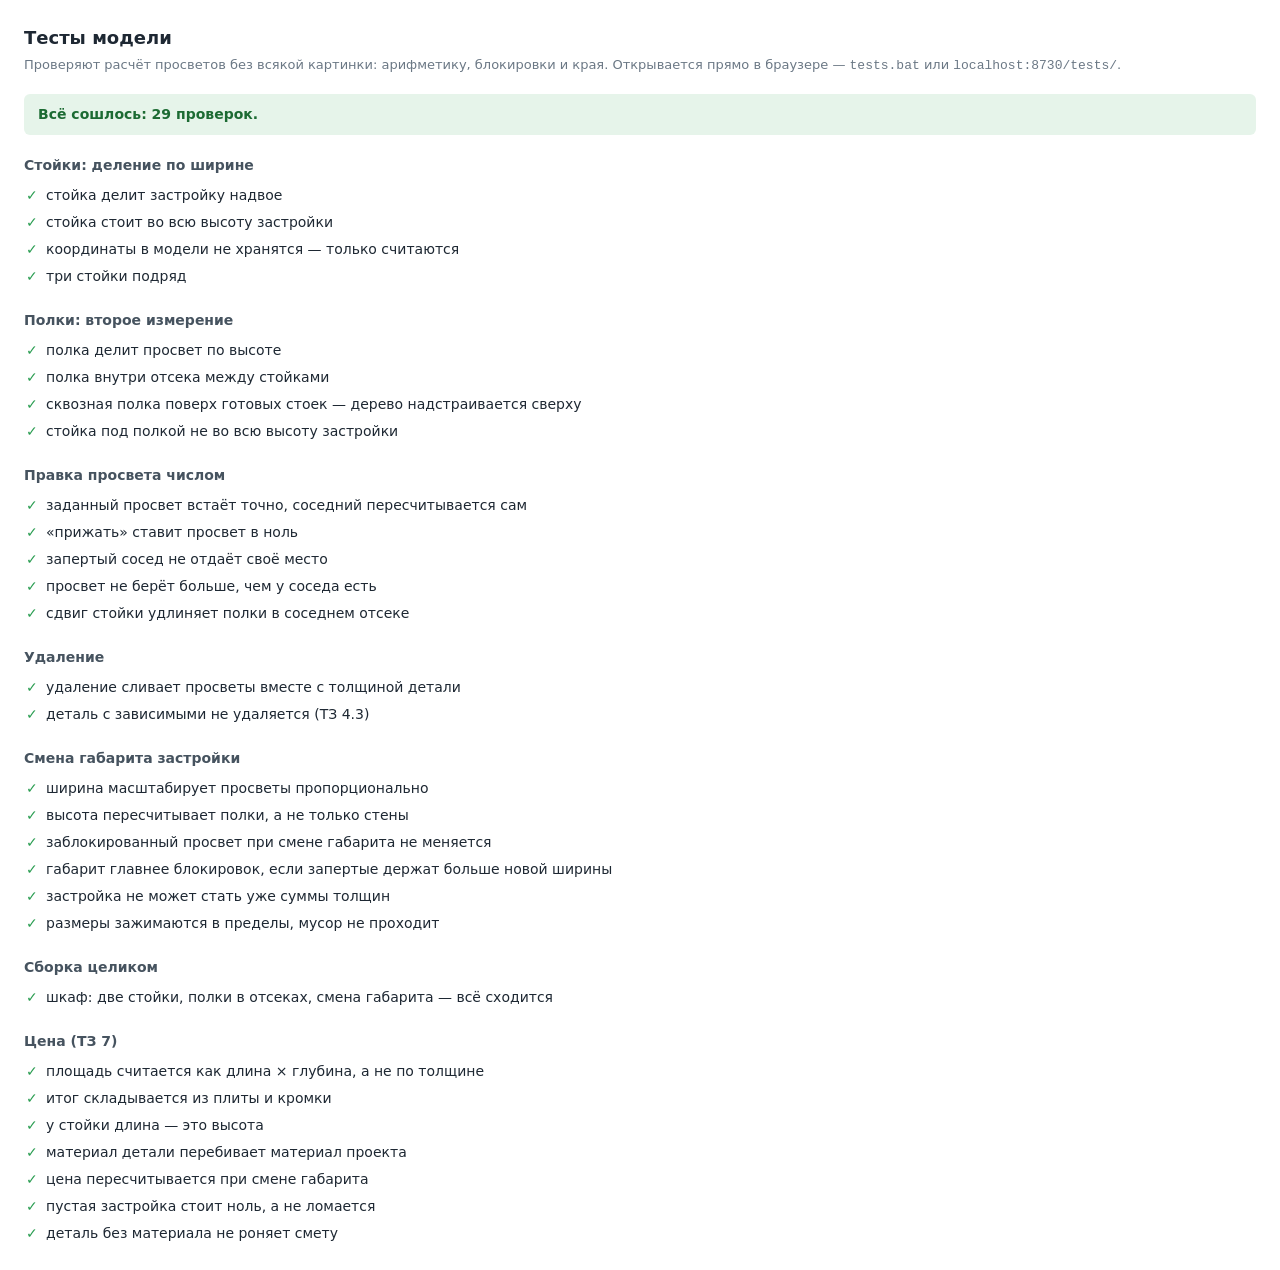
<file: tests/index.html>
<!DOCTYPE html>
<html lang="ru">
<head>
<meta charset="utf-8">
<title>Тесты модели — DesignerKhrom</title>
<style>
  body { margin: 0; padding: 24px; font: 14px/1.5 system-ui, "Segoe UI", sans-serif; color: #1e2833; }
  h1 { margin: 0 0 4px; font-size: 18px; }
  .hint { margin: 0 0 18px; color: #6b7885; font-size: 13px; }

  #total { padding: 10px 14px; border-radius: 6px; font-weight: 600; margin-bottom: 18px; }
  #total.pass { background: #e6f4ea; color: #1c6b33; }
  #total.fail { background: #fdeaea; color: #a01d1d; }

  h2 { margin: 20px 0 6px; font-size: 14px; color: #46535f; }
  .case { padding: 3px 0 3px 22px; position: relative; }
  .case::before { position: absolute; left: 2px; }
  .case.ok::before   { content: "✓"; color: #2a9d51; }
  .case.bad::before  { content: "✗"; color: #cc2b2b; }
  .case.bad { color: #a01d1d; }
  .why { margin: 2px 0 6px 22px; padding: 6px 9px; background: #fdeaea; border-radius: 4px;
         font-family: Consolas, monospace; font-size: 12px; white-space: pre-wrap; }
</style>
</head>
<body>

<h1>Тесты модели</h1>
<p class="hint">Проверяют расчёт просветов без всякой картинки: арифметику, блокировки и края.
Открывается прямо в браузере — <code>tests.bat</code> или <code>localhost:8730/tests/</code>.</p>

<div id="total">Считаю…</div>
<div id="out"></div>

<script type="module" src="model.test.js"></script>
</body>
</html>
</file>
